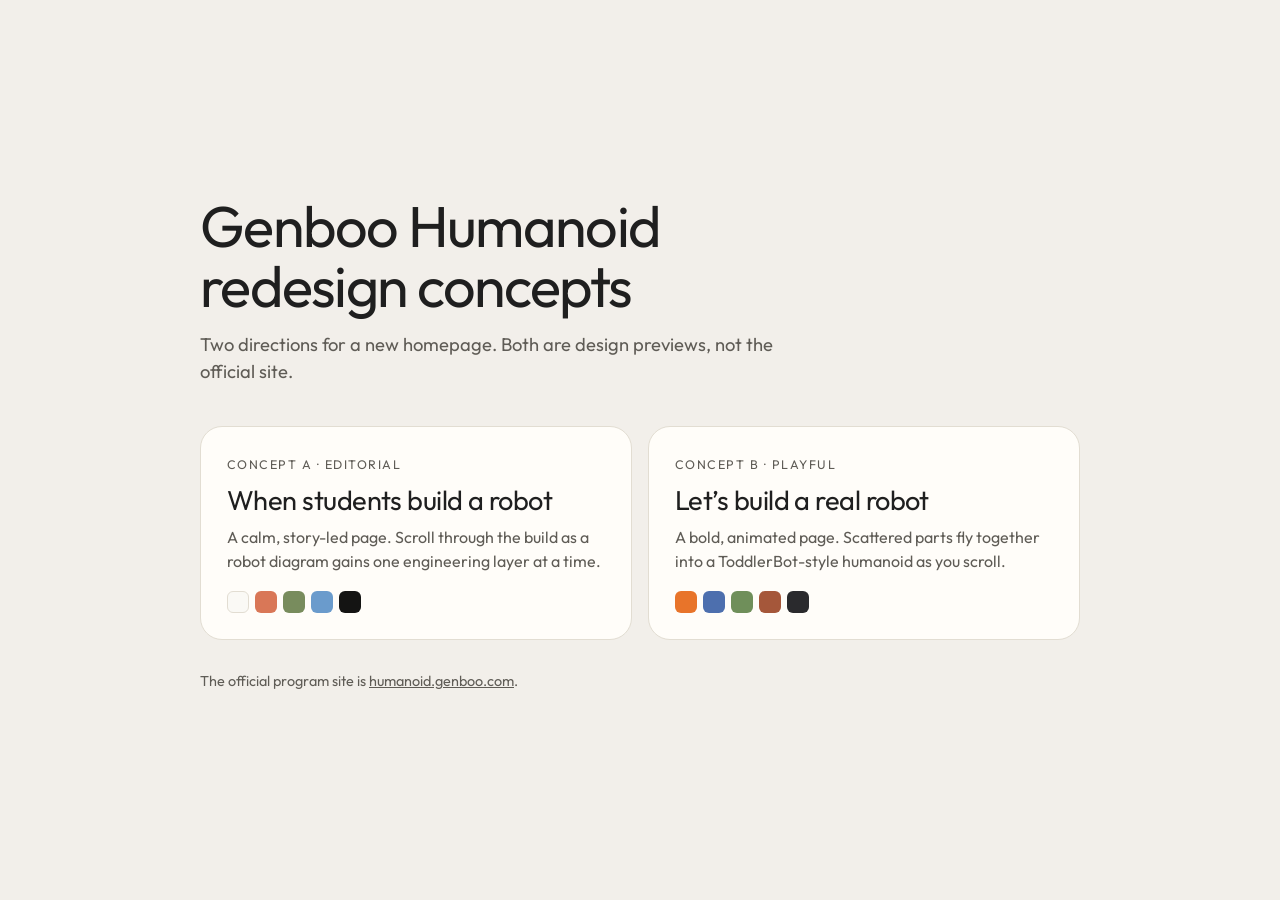
<file: index.html>
<!doctype html>
<html lang="en">
<head>
<meta charset="utf-8">
<meta name="robots" content="noindex">
<meta name="viewport" content="width=device-width, initial-scale=1">
<title>Genboo Redesign Concepts</title>
<meta name="description" content="Two homepage design concepts for the Genboo Humanoid program.">
<link rel="preconnect" href="https://fonts.googleapis.com">
<link rel="preconnect" href="https://fonts.gstatic.com" crossorigin>
<link href="https://fonts.googleapis.com/css2?family=Outfit:wght@300;400;500&display=swap" rel="stylesheet">
<style>
:root { --bg: #f2efea; --card: #fffdf9; --ink: #1f1f1f; --ink-2: #5f5c56; --line: #e2ddd2; --orange: #e8742a; --blue: #4d6fae; }
@media (prefers-color-scheme: dark) {
  :root:not([data-theme="light"]) { --bg: #161614; --card: #201f1c; --ink: #f1efe9; --ink-2: #b9b5ac; --line: #2c2b27; }
}
:root[data-theme="dark"] { --bg: #161614; --card: #201f1c; --ink: #f1efe9; --ink-2: #b9b5ac; --line: #2c2b27; }
* { box-sizing: border-box; }
body { margin: 0; background: var(--bg); color: var(--ink); font-family: "Outfit", system-ui, sans-serif; min-height: 100vh; display: flex; align-items: center; justify-content: center; padding: 48px 16px; }
main { max-width: 880px; width: 100%; }
h1 { font-weight: 400; font-size: clamp(2.2rem, 6vw, 3.6rem); letter-spacing: -0.03em; line-height: 1.05; margin: 0 0 14px; }
p.lede { color: var(--ink-2); font-size: 1.15rem; margin: 0 0 40px; max-width: 34em; line-height: 1.5; }
.grid { display: grid; grid-template-columns: 1fr 1fr; gap: 16px; }
a.card { display: block; background: var(--card); border: 1px solid var(--line); border-radius: 22px; padding: 26px; text-decoration: none; color: inherit; transition: transform .2s, border-color .2s; }
a.card:hover { transform: translateY(-4px); border-color: var(--ink-2); }
.k { font-size: .78rem; letter-spacing: .12em; text-transform: uppercase; color: var(--ink-2); }
.card h2 { font-weight: 400; font-size: 1.7rem; letter-spacing: -0.02em; margin: 10px 0 8px; }
.card p { margin: 0; color: var(--ink-2); line-height: 1.5; }
.swatch { display: flex; gap: 6px; margin-top: 18px; }
.swatch i { width: 22px; height: 22px; border-radius: 6px; display: block; }
.note { margin-top: 32px; font-size: .9rem; color: var(--ink-2); }
.note a { color: inherit; }
@media (max-width: 640px) { .grid { grid-template-columns: 1fr; } }
</style>
</head>
<body>
<main>
  <h1>Genboo Humanoid<br>redesign concepts</h1>
  <p class="lede">Two directions for a new homepage. Both are design previews, not the official site.</p>
  <div class="grid">
    <a class="card" href="v2/">
      <span class="k">Concept A · Editorial</span>
      <h2>When students build a robot</h2>
      <p>A calm, story-led page. Scroll through the build as a robot diagram gains one engineering layer at a time.</p>
      <div class="swatch"><i style="background:#faf9f5;border:1px solid #e2ddd2"></i><i style="background:#d97757"></i><i style="background:#788c5d"></i><i style="background:#6a9bcc"></i><i style="background:#141413"></i></div>
    </a>
    <a class="card" href="v3/">
      <span class="k">Concept B · Playful</span>
      <h2>Let’s build a real robot</h2>
      <p>A bold, animated page. Scattered parts fly together into a ToddlerBot-style humanoid as you scroll.</p>
      <div class="swatch"><i style="background:#e8742a"></i><i style="background:#4d6fae"></i><i style="background:#6f8f5a"></i><i style="background:#a5573a"></i><i style="background:#2a2a2d"></i></div>
    </a>
  </div>
  <p class="note">The official program site is <a href="https://humanoid.genboo.com/">humanoid.genboo.com</a>.</p>
</main>
</body>
</html>
</file>
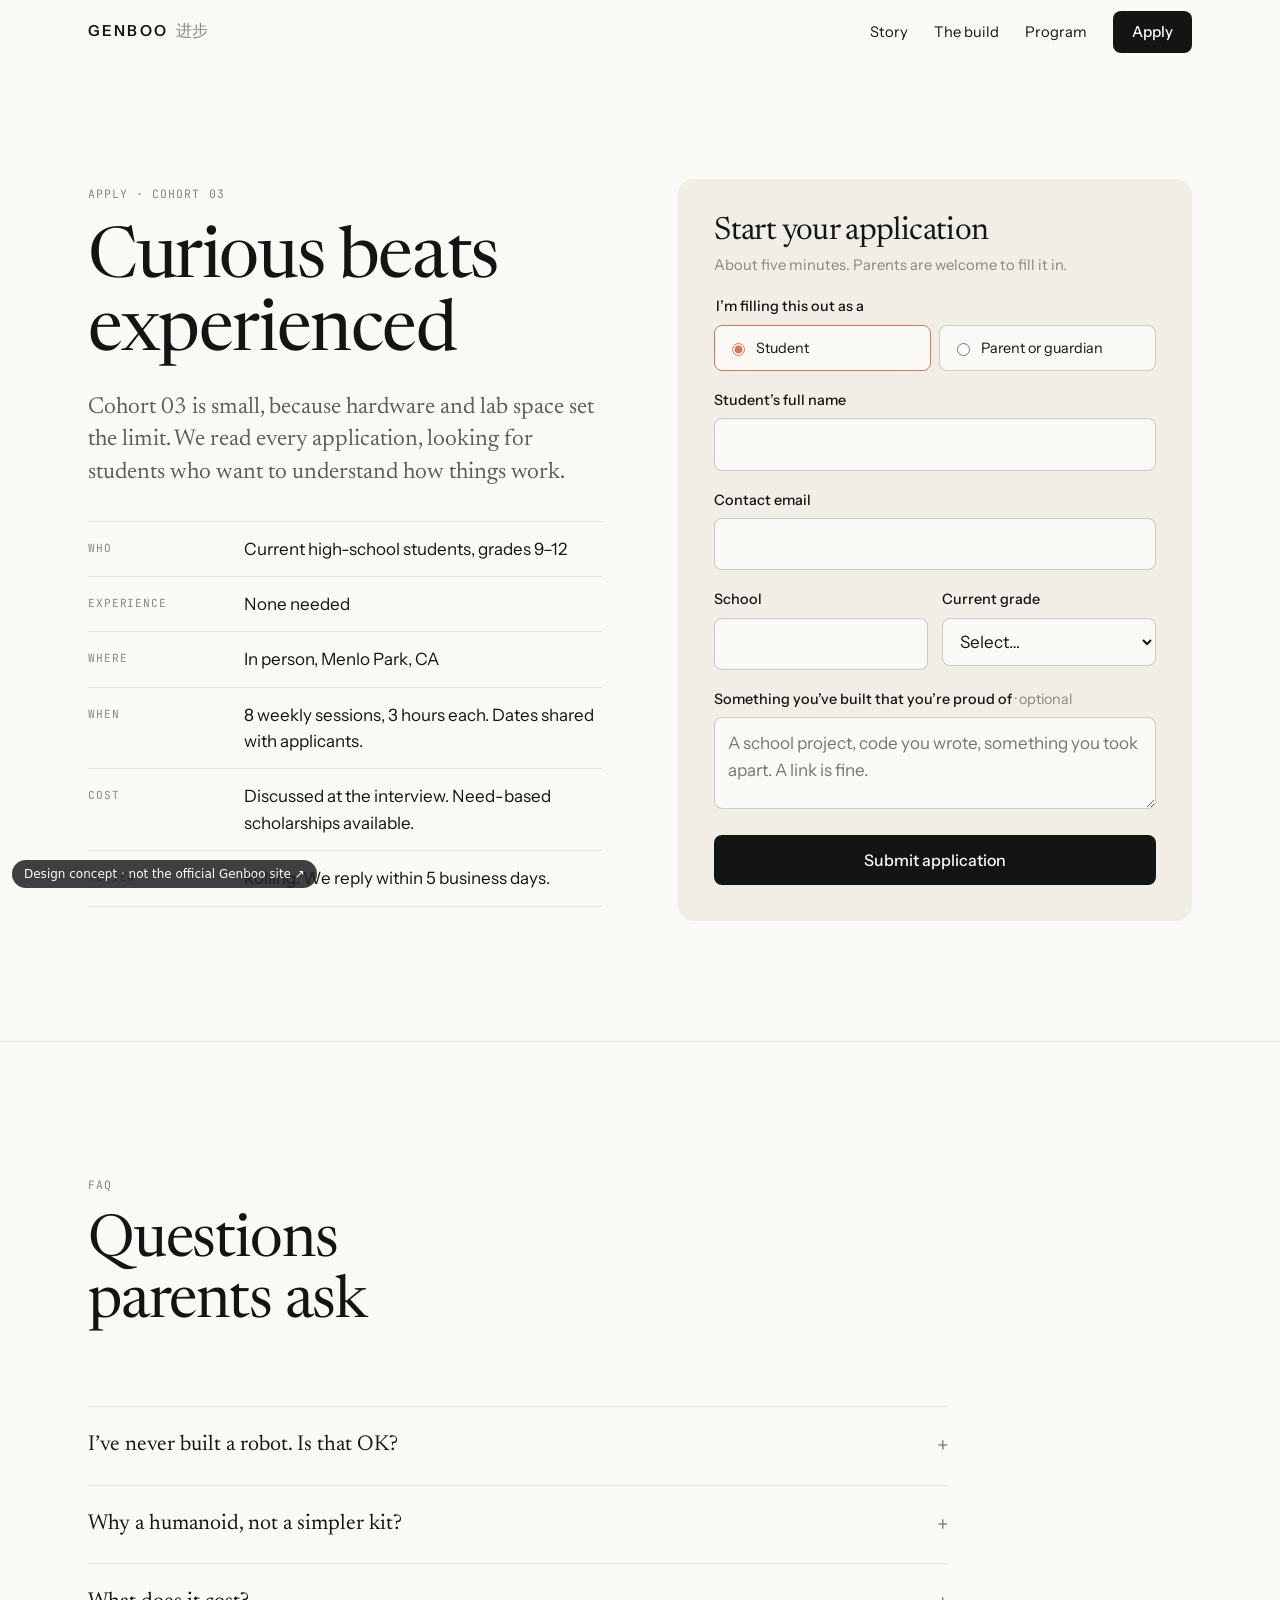
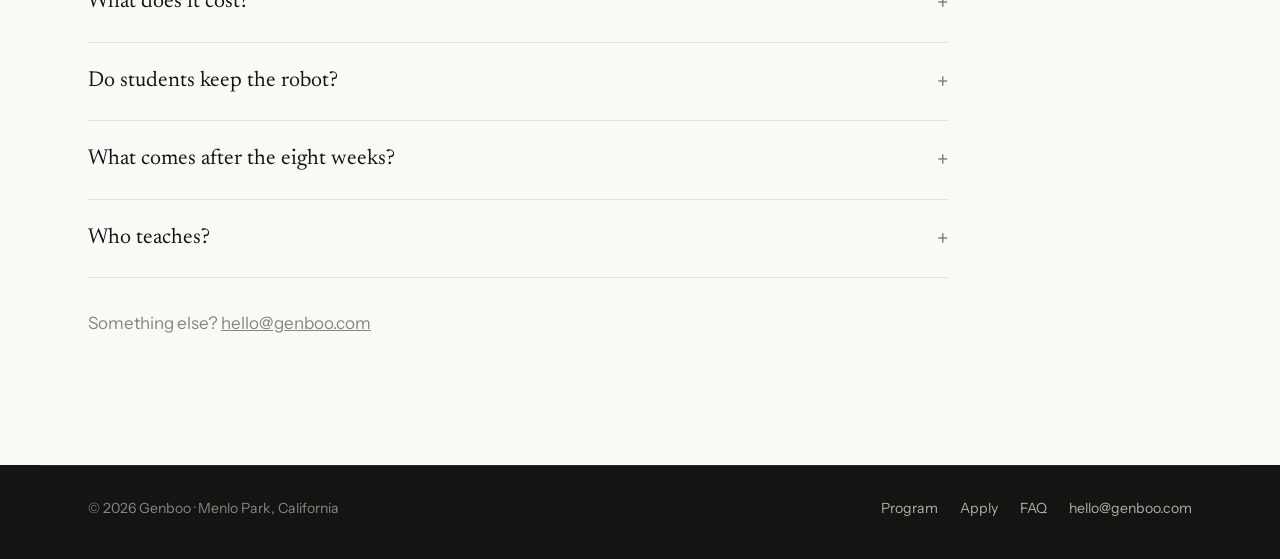
<file: v2/apply.html>
<!doctype html>
<html lang="en">
<head>
<meta charset="utf-8">
<meta name="robots" content="noindex">
<meta name="viewport" content="width=device-width, initial-scale=1">
<title>Apply — Genboo</title>
<meta name="description" content="Apply for Cohort 03: grades 9–12, no robotics experience needed, rolling review, need-based scholarships.">
<link rel="preconnect" href="https://fonts.googleapis.com">
<link rel="preconnect" href="https://fonts.gstatic.com" crossorigin>
<link href="https://fonts.googleapis.com/css2?family=Instrument+Sans:wght@400;500;600&family=JetBrains+Mono:wght@400;500&family=Newsreader:ital,opsz,wght@0,6..72,400;0,6..72,500;1,6..72,400&display=swap" rel="stylesheet">
<link rel="stylesheet" href="assets/v2.css">
</head>
<body>
<a class="skip" href="#main">Skip to content</a>

<header class="head">
  <div class="wrap">
    <a class="logo" href="index.html">Genboo <span>进步</span></a>
    <nav class="menu">
      <a href="index.html#story">Story</a>
      <a href="index.html#build">The build</a>
      <a href="program.html">Program</a>
      <a class="btn btn-dark" href="apply.html" aria-current="page">Apply</a>
    </nav>
  </div>
</header>

<main id="main">
  <section class="page-title" style="padding-bottom:clamp(72px,10vw,120px)">
    <div class="wrap apply">
      <div>
        <span class="label">Apply · Cohort 03</span>
        <h1 style="margin-top:18px;font-size:clamp(2.6rem,5.6vw,4.4rem)">Curious beats experienced</h1>
        <p class="sub">Cohort 03 is small, because hardware and lab space set the limit. We read every application, looking for students who want to understand how things work.</p>
        <div class="facts-list">
          <div><span class="k">Who</span><span>Current high-school students, grades 9–12</span></div>
          <div><span class="k">Experience</span><span>None needed</span></div>
          <div><span class="k">Where</span><span>In person, Menlo Park, CA</span></div>
          <div><span class="k">When</span><span>8 weekly sessions, 3 hours each. Dates shared with applicants.</span></div>
          <div><span class="k">Cost</span><span>Discussed at the interview. Need-based scholarships available.</span></div>
          <div><span class="k">Review</span><span>Rolling. We reply within 5 business days.</span></div>
        </div>
      </div>

      <form class="f" novalidate>
        <div>
          <h2 style="font-size:2rem">Start your application</h2>
          <p style="margin-top:6px;color:var(--ink-3);font-size:.92rem">About five minutes. Parents are welcome to fill it in.</p>
        </div>
        <fieldset>
          <legend>I’m filling this out as a</legend>
          <div class="seg">
            <label><input type="radio" name="role" value="student" checked> Student</label>
            <label><input type="radio" name="role" value="parent"> Parent or guardian</label>
          </div>
        </fieldset>
        <div><label for="n">Student’s full name</label><input id="n" name="name" autocomplete="name" required></div>
        <div><label for="e">Contact email</label><input id="e" name="email" type="email" autocomplete="email" required></div>
        <div class="two">
          <div><label for="s">School</label><input id="s" name="school" required></div>
          <div><label for="g">Current grade</label><select id="g" name="grade" required><option value="">Select…</option><option>9</option><option>10</option><option>11</option><option>12</option><option>Other</option></select></div>
        </div>
        <div><label for="p">Something you’ve built that you’re proud of <span class="opt">· optional</span></label><textarea id="p" name="proud" placeholder="A school project, code you wrote, something you took apart. A link is fine."></textarea></div>
        <button class="btn btn-dark btn-lg" type="submit" style="justify-content:center">Submit application</button>
        <div class="done">
          <h2 style="font-size:2rem">This is a design preview.</h2>
          <p style="margin-top:10px;color:var(--ink-2)">Nothing was sent. To apply for real, please use the official site: <a href="https://humanoid.genboo.com/#apply">humanoid.genboo.com</a>.</p>
        </div>
      </form>
    </div>
  </section>

  <section class="rule" id="faq">
    <div class="wrap">
      <div class="sec-head"><div><span class="label">FAQ</span><h2 style="margin-top:16px">Questions parents ask</h2></div></div>
      <div class="qa">
        <details><summary>I’ve never built a robot. Is that OK?</summary><p>Yes. The program starts with lab safety and the robot as a system, and every step has a clear success check before the next one. Curiosity matters more than background.</p></details>
        <details><summary>Why a humanoid, not a simpler kit?</summary><p>A humanoid needs every discipline at once: mechanics to stand, electronics to power on, software to move, AI to move on its own. We use ToddlerBot, an open-source humanoid from Stanford researchers. It’s small and affordable, and its parts can be bought or 3D-printed.</p></details>
        <details><summary>What does it cost?</summary><p>Fees are discussed during the interview, and need-based scholarships are available.</p></details>
        <details><summary>Do students keep the robot?</summary><p><em>[To confirm with the Genboo team.]</em></p></details>
        <details><summary>What comes after the eight weeks?</summary><p>Students who want to go deeper can ask about the 22-week research track. <a href="program.html#long-track">Learn more</a>.</p></details>
        <details><summary>Who teaches?</summary><p>The program was founded by Yuanzhe Dong, a senior deep-learning engineer at NVIDIA with graduate training in AI and mechanical engineering through Stanford. Every team of four has its own mentor.</p></details>
      </div>
      <p style="margin-top:32px;color:var(--ink-3)">Something else? <a href="mailto:hello@genboo.com">hello@genboo.com</a></p>
    </div>
  </section>
</main>

<footer class="foot">
  <div class="wrap">
    <span>© 2026 Genboo · Menlo Park, California</span>
    <nav><a href="program.html">Program</a><a href="apply.html">Apply</a><a href="apply.html#faq">FAQ</a><a href="mailto:hello@genboo.com">hello@genboo.com</a></nav>
  </div>
</footer>
<script src="assets/v2.js"></script>
<a href="https://humanoid.genboo.com/" style="position:fixed;left:12px;bottom:12px;z-index:9999;font:500 12px/1 system-ui,sans-serif;background:#1f1f1f;color:#fff;padding:8px 12px;border-radius:999px;text-decoration:none;opacity:.85">Design concept · not the official Genboo site ↗</a>
</body>
</html>
</file>
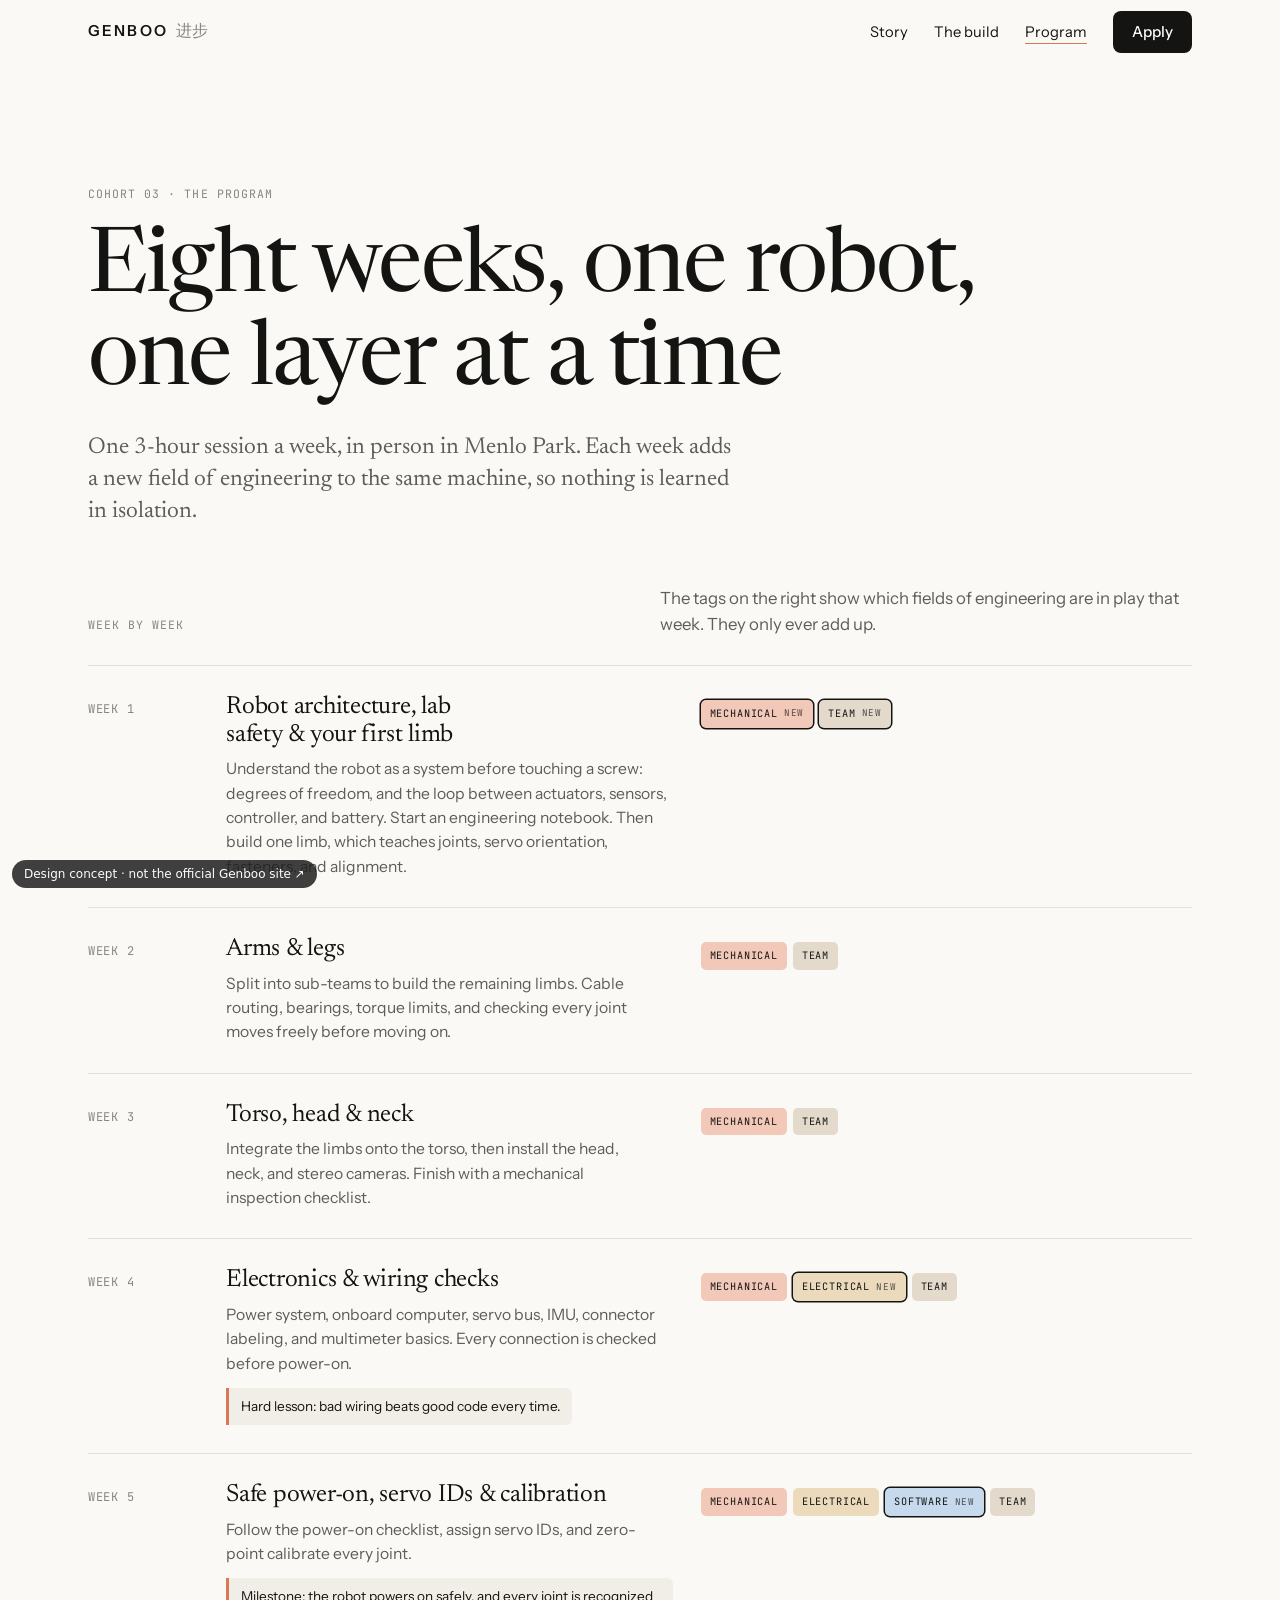
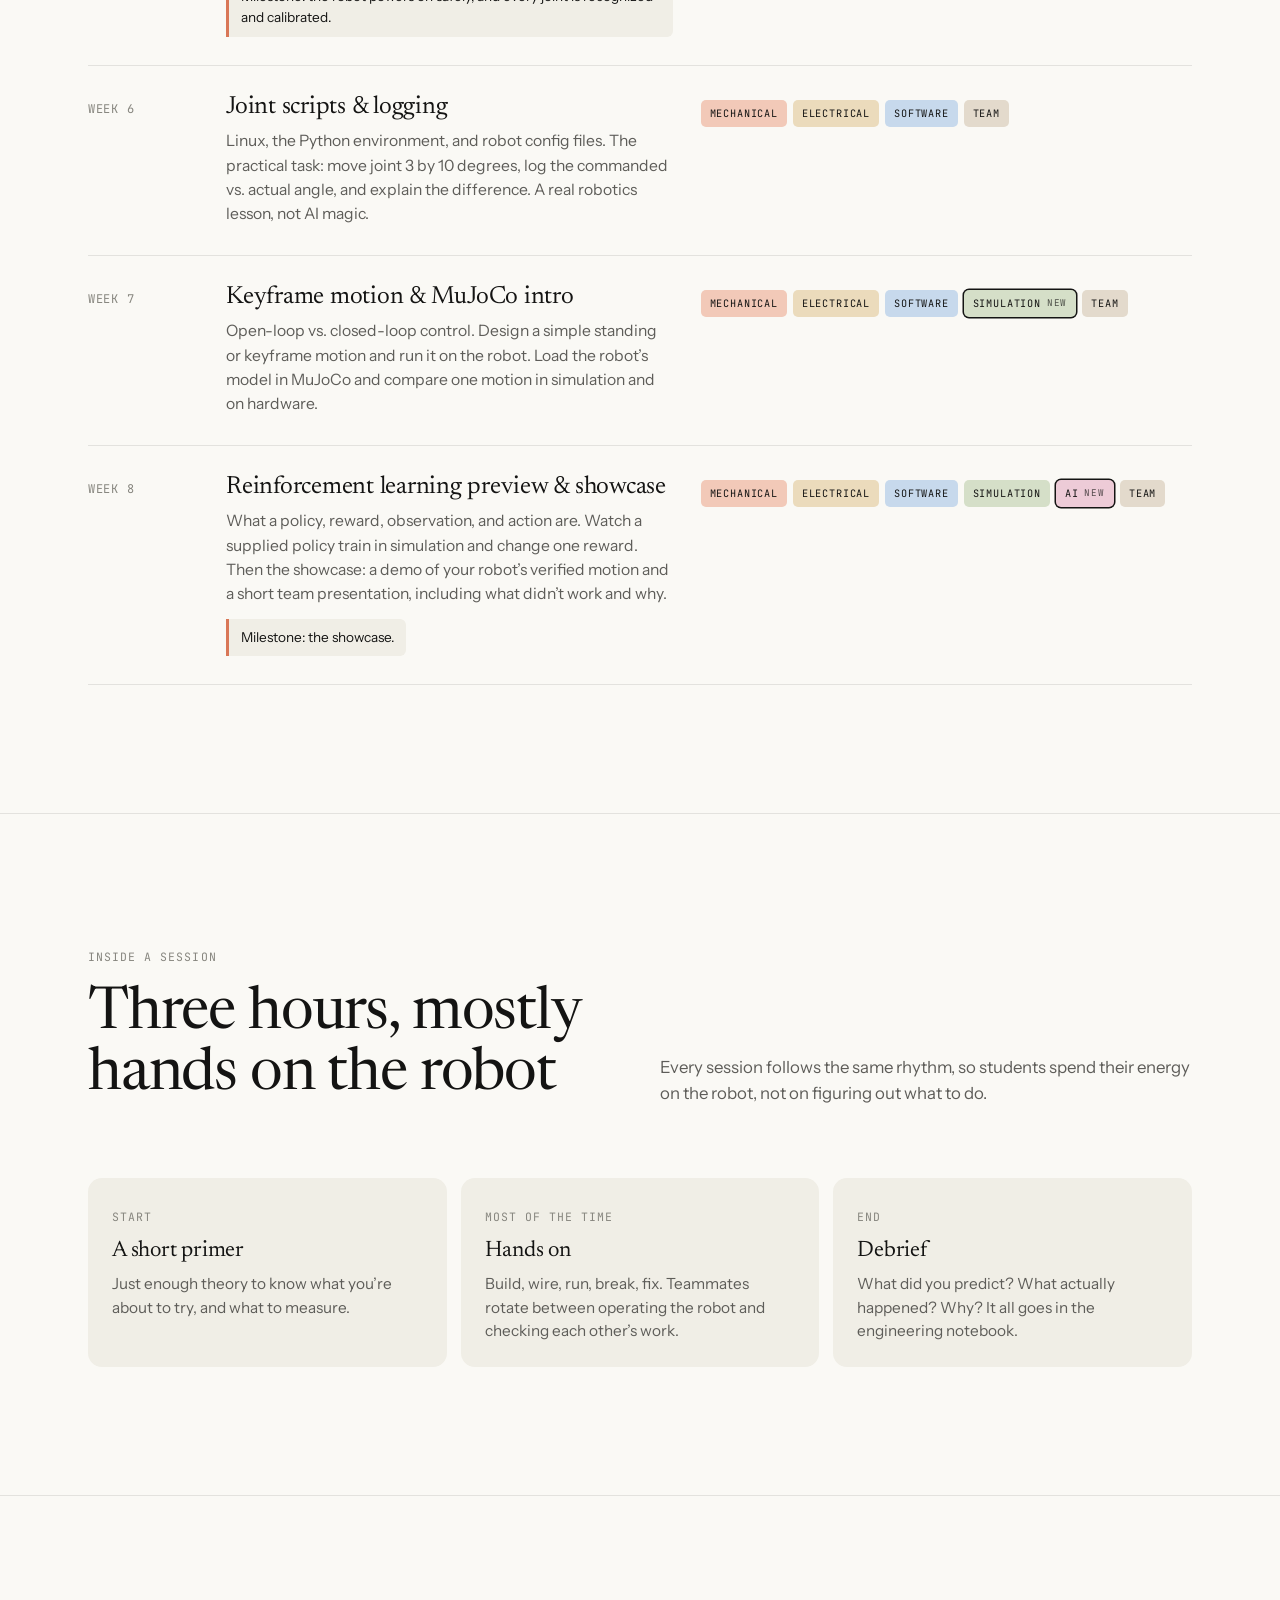
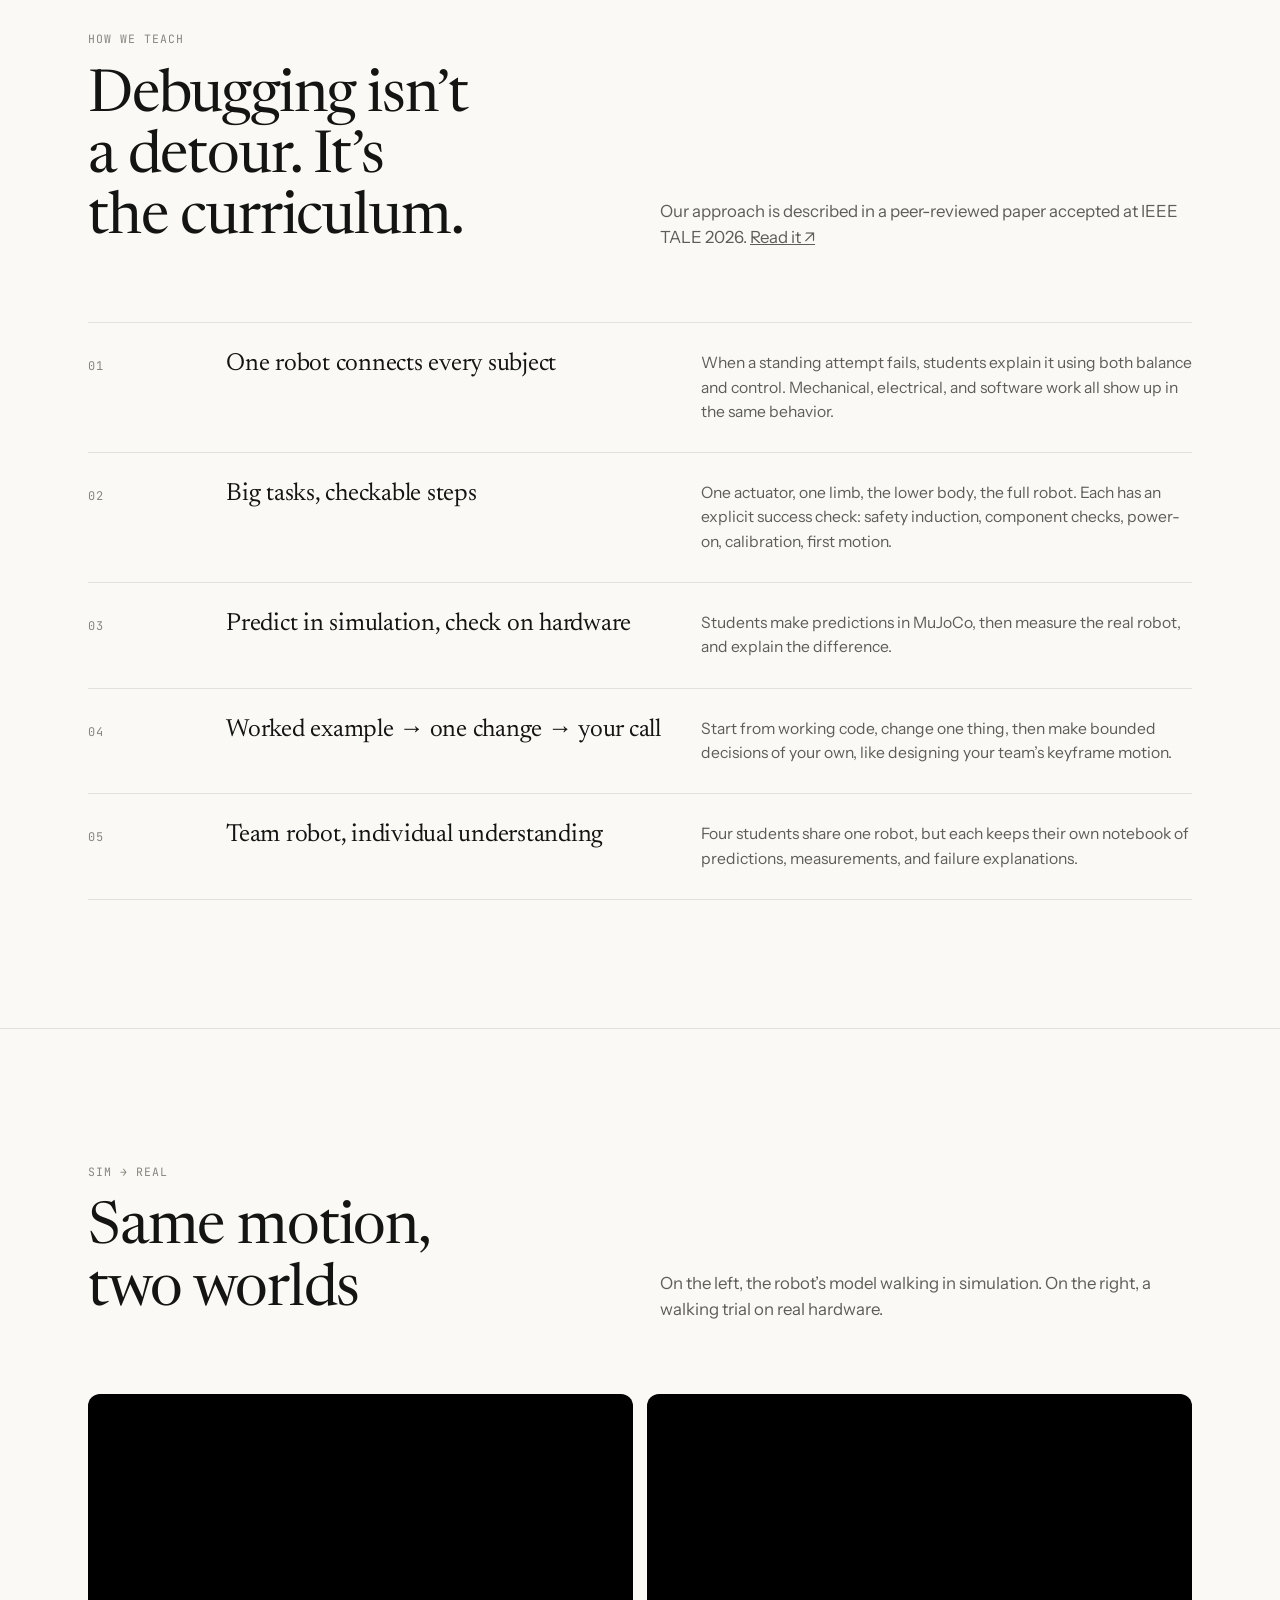
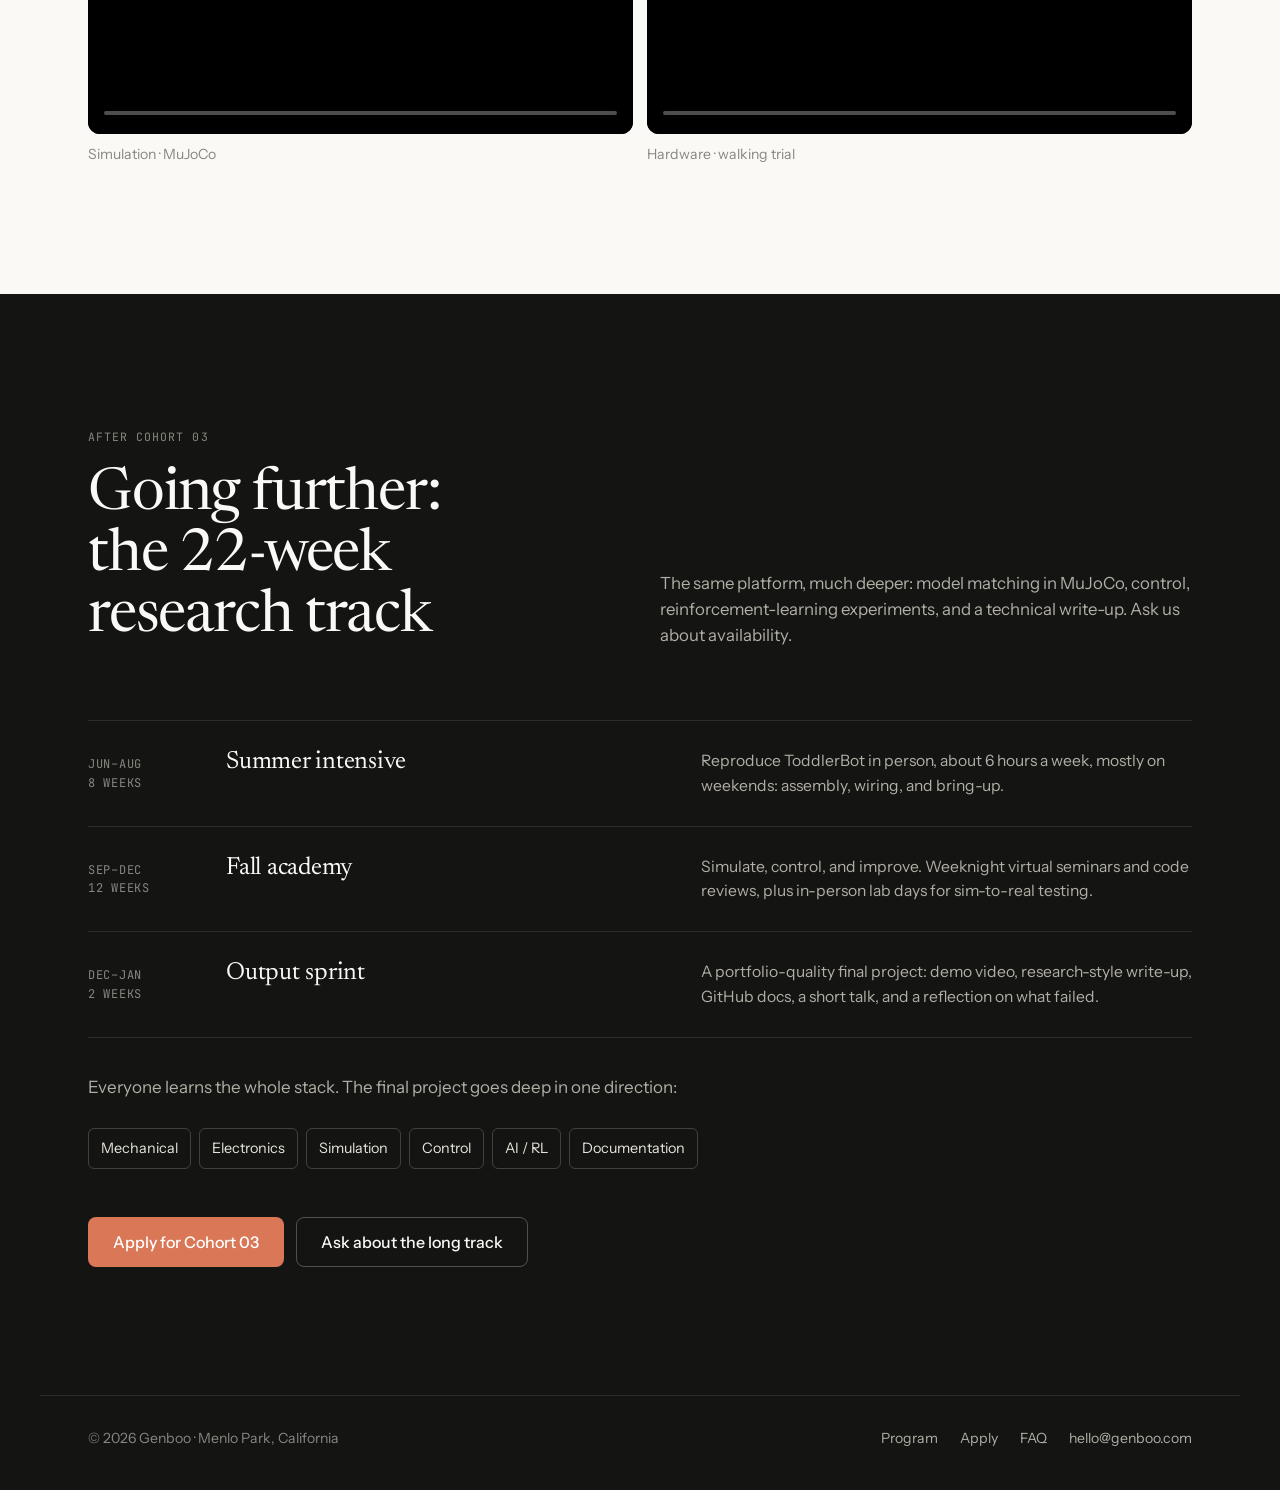
<file: v2/program.html>
<!doctype html>
<html lang="en">
<head>
<meta charset="utf-8">
<meta name="robots" content="noindex">
<meta name="viewport" content="width=device-width, initial-scale=1">
<title>The Program — Genboo</title>
<meta name="description" content="Eight weekly 3-hour sessions. Each week adds a new layer of engineering to the same robot, from mechanics to AI.">
<link rel="preconnect" href="https://fonts.googleapis.com">
<link rel="preconnect" href="https://fonts.gstatic.com" crossorigin>
<link href="https://fonts.googleapis.com/css2?family=Instrument+Sans:wght@400;500;600&family=JetBrains+Mono:wght@400;500&family=Newsreader:ital,opsz,wght@0,6..72,400;0,6..72,500;1,6..72,400&display=swap" rel="stylesheet">
<link rel="stylesheet" href="assets/v2.css">
</head>
<body>
<a class="skip" href="#main">Skip to content</a>

<header class="head">
  <div class="wrap">
    <a class="logo" href="index.html">Genboo <span>进步</span></a>
    <nav class="menu">
      <a href="index.html#story">Story</a>
      <a href="index.html#build">The build</a>
      <a href="program.html" aria-current="page">Program</a>
      <a class="btn btn-dark" href="apply.html">Apply</a>
    </nav>
  </div>
</header>

<main id="main">
  <section class="page-title">
    <div class="wrap">
      <span class="label">Cohort 03 · The program</span>
      <h1 style="margin-top:18px">Eight weeks, one robot, one layer at a time</h1>
      <p class="sub">One 3-hour session a week, in person in Menlo Park. Each week adds a new field of engineering to the same machine, so nothing is learned in isolation.</p>
    </div>
  </section>

  <section style="padding-top:0">
    <div class="wrap">
      <div class="sec-head" style="margin-bottom:28px">
        <div><span class="label">Week by week</span></div>
        <p>The tags on the right show which fields of engineering are in play that week. They only ever add up.</p>
      </div>
      <div class="rows">
        <div class="row fade">
          <span class="when">WEEK 1</span>
          <div><h3>Robot architecture, lab safety &amp; your first limb</h3><p>Understand the robot as a system before touching a screw: degrees of freedom, and the loop between actuators, sensors, controller, and battery. Start an engineering notebook. Then build one limb, which teaches joints, servo orientation, fasteners, and alignment.</p></div>
          <div class="chips"><span class="chip c-mech new">Mechanical</span><span class="chip c-team new">Team</span></div>
        </div>
        <div class="row fade">
          <span class="when">WEEK 2</span>
          <div><h3>Arms &amp; legs</h3><p>Split into sub-teams to build the remaining limbs. Cable routing, bearings, torque limits, and checking every joint moves freely before moving on.</p></div>
          <div class="chips"><span class="chip c-mech">Mechanical</span><span class="chip c-team">Team</span></div>
        </div>
        <div class="row fade">
          <span class="when">WEEK 3</span>
          <div><h3>Torso, head &amp; neck</h3><p>Integrate the limbs onto the torso, then install the head, neck, and stereo cameras. Finish with a mechanical inspection checklist.</p></div>
          <div class="chips"><span class="chip c-mech">Mechanical</span><span class="chip c-team">Team</span></div>
        </div>
        <div class="row fade">
          <span class="when">WEEK 4</span>
          <div><h3>Electronics &amp; wiring checks</h3><p>Power system, onboard computer, servo bus, IMU, connector labeling, and multimeter basics. Every connection is checked before power-on.</p><span class="ms">Hard lesson: bad wiring beats good code every time.</span></div>
          <div class="chips"><span class="chip c-mech">Mechanical</span><span class="chip c-elec new">Electrical</span><span class="chip c-team">Team</span></div>
        </div>
        <div class="row fade">
          <span class="when">WEEK 5</span>
          <div><h3>Safe power-on, servo IDs &amp; calibration</h3><p>Follow the power-on checklist, assign servo IDs, and zero-point calibrate every joint.</p><span class="ms">Milestone: the robot powers on safely, and every joint is recognized and calibrated.</span></div>
          <div class="chips"><span class="chip c-mech">Mechanical</span><span class="chip c-elec">Electrical</span><span class="chip c-code new">Software</span><span class="chip c-team">Team</span></div>
        </div>
        <div class="row fade">
          <span class="when">WEEK 6</span>
          <div><h3>Joint scripts &amp; logging</h3><p>Linux, the Python environment, and robot config files. The practical task: move joint 3 by 10 degrees, log the commanded vs. actual angle, and explain the difference. A real robotics lesson, not AI magic.</p></div>
          <div class="chips"><span class="chip c-mech">Mechanical</span><span class="chip c-elec">Electrical</span><span class="chip c-code">Software</span><span class="chip c-team">Team</span></div>
        </div>
        <div class="row fade">
          <span class="when">WEEK 7</span>
          <div><h3>Keyframe motion &amp; MuJoCo intro</h3><p>Open-loop vs. closed-loop control. Design a simple standing or keyframe motion and run it on the robot. Load the robot’s model in MuJoCo and compare one motion in simulation and on hardware.</p></div>
          <div class="chips"><span class="chip c-mech">Mechanical</span><span class="chip c-elec">Electrical</span><span class="chip c-code">Software</span><span class="chip c-sim new">Simulation</span><span class="chip c-team">Team</span></div>
        </div>
        <div class="row fade">
          <span class="when">WEEK 8</span>
          <div><h3>Reinforcement learning preview &amp; showcase</h3><p>What a policy, reward, observation, and action are. Watch a supplied policy train in simulation and change one reward. Then the showcase: a demo of your robot’s verified motion and a short team presentation, including what didn’t work and why.</p><span class="ms">Milestone: the showcase.</span></div>
          <div class="chips"><span class="chip c-mech">Mechanical</span><span class="chip c-elec">Electrical</span><span class="chip c-code">Software</span><span class="chip c-sim">Simulation</span><span class="chip c-ai new">AI</span><span class="chip c-team">Team</span></div>
        </div>
      </div>
    </div>
  </section>

  <section class="rule">
    <div class="wrap">
      <div class="sec-head">
        <div><span class="label">Inside a session</span><h2 style="margin-top:16px">Three hours, mostly hands on the robot</h2></div>
        <p>Every session follows the same rhythm, so students spend their energy on the robot, not on figuring out what to do.</p>
      </div>
      <div class="trio">
        <div class="fade"><span class="label">Start</span><h3>A short primer</h3><p>Just enough theory to know what you’re about to try, and what to measure.</p></div>
        <div class="fade"><span class="label">Most of the time</span><h3>Hands on</h3><p>Build, wire, run, break, fix. Teammates rotate between operating the robot and checking each other’s work.</p></div>
        <div class="fade"><span class="label">End</span><h3>Debrief</h3><p>What did you predict? What actually happened? Why? It all goes in the engineering notebook.</p></div>
      </div>
    </div>
  </section>

  <section class="rule">
    <div class="wrap">
      <div class="sec-head">
        <div><span class="label">How we teach</span><h2 style="margin-top:16px">Debugging isn’t a detour. It’s the curriculum.</h2></div>
        <p>Our approach is described in a peer-reviewed paper accepted at IEEE TALE 2026. <a href="https://arxiv.org/abs/2609.25674" target="_blank" rel="noopener">Read it ↗</a></p>
      </div>
      <div class="rows">
        <div class="row fade"><span class="when">01</span><div><h3>One robot connects every subject</h3></div><p>When a standing attempt fails, students explain it using both balance and control. Mechanical, electrical, and software work all show up in the same behavior.</p></div>
        <div class="row fade"><span class="when">02</span><div><h3>Big tasks, checkable steps</h3></div><p>One actuator, one limb, the lower body, the full robot. Each has an explicit success check: safety induction, component checks, power-on, calibration, first motion.</p></div>
        <div class="row fade"><span class="when">03</span><div><h3>Predict in simulation, check on hardware</h3></div><p>Students make predictions in MuJoCo, then measure the real robot, and explain the difference.</p></div>
        <div class="row fade"><span class="when">04</span><div><h3>Worked example → one change → your call</h3></div><p>Start from working code, change one thing, then make bounded decisions of your own, like designing your team’s keyframe motion.</p></div>
        <div class="row fade"><span class="when">05</span><div><h3>Team robot, individual understanding</h3></div><p>Four students share one robot, but each keeps their own notebook of predictions, measurements, and failure explanations.</p></div>
      </div>
    </div>
  </section>

  <section class="rule">
    <div class="wrap">
      <div class="sec-head">
        <div><span class="label">Sim → real</span><h2 style="margin-top:16px">Same motion, two worlds</h2></div>
        <p>On the left, the robot’s model walking in simulation. On the right, a walking trial on real hardware.</p>
      </div>
      <div class="videos fade">
        <div><video src="https://humanoid.genboo.com/assets/videos/sim-walk.mp4" poster="https://humanoid.genboo.com/assets/img/sim-walk-poster.webp" muted loop playsinline controls preload="none"></video><p>Simulation · MuJoCo</p></div>
        <div><video src="https://humanoid.genboo.com/assets/videos/walking-trial.mp4" poster="https://humanoid.genboo.com/assets/img/walking-trial-poster.webp" muted loop playsinline controls preload="none"></video><p>Hardware · walking trial</p></div>
      </div>
    </div>
  </section>

  <section class="dark" id="long-track">
    <div class="wrap">
      <div class="sec-head">
        <div><span class="label">After Cohort 03</span><h2 style="margin-top:16px">Going further: the 22-week research track</h2></div>
        <p>The same platform, much deeper: model matching in MuJoCo, control, reinforcement-learning experiments, and a technical write-up. Ask us about availability.</p>
      </div>
      <div class="rows" style="border-color:#ffffff1a">
        <div class="row" style="border-color:#ffffff1a"><span class="when">JUN–AUG<br>8 WEEKS</span><div><h3>Summer intensive</h3></div><p>Reproduce ToddlerBot in person, about 6 hours a week, mostly on weekends: assembly, wiring, and bring-up.</p></div>
        <div class="row" style="border-color:#ffffff1a"><span class="when">SEP–DEC<br>12 WEEKS</span><div><h3>Fall academy</h3></div><p>Simulate, control, and improve. Weeknight virtual seminars and code reviews, plus in-person lab days for sim-to-real testing.</p></div>
        <div class="row" style="border-color:#ffffff1a"><span class="when">DEC–JAN<br>2 WEEKS</span><div><h3>Output sprint</h3></div><p>A portfolio-quality final project: demo video, research-style write-up, GitHub docs, a short talk, and a reflection on what failed.</p></div>
      </div>
      <p style="margin-top:36px">Everyone learns the whole stack. The final project goes deep in one direction:</p>
      <div class="tracks"><span>Mechanical</span><span>Electronics</span><span>Simulation</span><span>Control</span><span>AI / RL</span><span>Documentation</span></div>
      <div style="margin-top:48px;display:flex;gap:12px;flex-wrap:wrap"><a class="btn btn-clay btn-lg" href="apply.html">Apply for Cohort 03</a><a class="btn btn-line btn-lg" href="mailto:hello@genboo.com">Ask about the long track</a></div>
    </div>
  </section>
</main>

<footer class="foot">
  <div class="wrap">
    <span>© 2026 Genboo · Menlo Park, California</span>
    <nav><a href="program.html">Program</a><a href="apply.html">Apply</a><a href="apply.html#faq">FAQ</a><a href="mailto:hello@genboo.com">hello@genboo.com</a></nav>
  </div>
</footer>
<script src="assets/v2.js"></script>
<a href="https://humanoid.genboo.com/" style="position:fixed;left:12px;bottom:12px;z-index:9999;font:500 12px/1 system-ui,sans-serif;background:#1f1f1f;color:#fff;padding:8px 12px;border-radius:999px;text-decoration:none;opacity:.85">Design concept · not the official Genboo site ↗</a>
</body>
</html>
</file>
<file: v2/assets/v2.css>
/* Genboo Humanoid — v2
   Warm ivory / clay / slate palette, serif-led editorial storytelling. */

:root {
  --ivory: #faf9f5;
  --ivory-2: #f0eee6;
  --ivory-3: #e8e6dc;
  --oat: #e3dacc;
  --slate: #141413;
  --slate-2: #3d3d3a;
  --slate-3: #5e5d59;
  --cloud: #87867f;
  --line: #1414131a;
  --line-2: #14141333;
  --clay: #d97757;
  --clay-deep: #c6613f;
  --kraft: #d4a27f;
  --olive: #788c5d;
  --sky: #6a9bcc;
  --fig: #c46686;
  --manilla: #ebdbbc;

  --bg: var(--ivory);
  --bg-2: var(--ivory-2);
  --ink: var(--slate);
  --ink-2: var(--slate-3);
  --ink-3: var(--cloud);

  --serif: "Newsreader", Georgia, "Times New Roman", serif;
  --sans: "Instrument Sans", ui-sans-serif, system-ui, -apple-system, sans-serif;
  --mono: "JetBrains Mono", ui-monospace, Menlo, monospace;

  --max: 1200px;
  --gutter: clamp(16px, 4vw, 48px);
}

@media (prefers-color-scheme: dark) {
  :root:not([data-theme="light"]) {
    --bg: #1a1a18;
    --bg-2: #232320;
    --ivory-3: #2c2c29;
    --oat: #34322d;
    --ink: #f0eee6;
    --ink-2: #b0aea5;
    --ink-3: #87867f;
    --line: #f0eee61a;
    --line-2: #f0eee633;
    --slate: #f0eee6;
  }
}
:root[data-theme="dark"] {
  --bg: #1a1a18;
  --bg-2: #232320;
  --ivory-3: #2c2c29;
  --oat: #34322d;
  --ink: #f0eee6;
  --ink-2: #b0aea5;
  --ink-3: #87867f;
  --line: #f0eee61a;
  --line-2: #f0eee633;
  --slate: #f0eee6;
}

*, *::before, *::after { box-sizing: border-box; }
html { -webkit-text-size-adjust: 100%; }
body {
  margin: 0; background: var(--bg); color: var(--ink);
  font-family: var(--sans); font-size: 17px; line-height: 1.55;
  -webkit-font-smoothing: antialiased; overflow-x: hidden;
}
img, video { display: block; max-width: 100%; height: auto; }
a { color: inherit; }
:focus-visible { outline: 2px solid var(--clay); outline-offset: 3px; border-radius: 3px; }
.wrap { max-width: var(--max); margin: 0 auto; padding: 0 var(--gutter); }
.skip { position: absolute; left: -9999px; }
.skip:focus { left: 16px; top: 16px; background: var(--ink); color: var(--bg); padding: 8px 12px; z-index: 100; }

/* type */
.serif { font-family: var(--serif); }
h1, h2, h3 { font-family: var(--serif); font-weight: 400; letter-spacing: -0.02em; line-height: 1.04; margin: 0; text-wrap: balance; }
h1 { font-size: clamp(3rem, 8vw, 6.4rem); }
h2 { font-size: clamp(2.2rem, 4.6vw, 3.8rem); }
h3 { font-size: clamp(1.5rem, 2.2vw, 1.9rem); line-height: 1.12; letter-spacing: -0.01em; }
p { margin: 0; text-wrap: pretty; }
.label { font-family: var(--mono); font-size: 0.72rem; letter-spacing: 0.09em; text-transform: uppercase; color: var(--ink-3); }
.clay { color: var(--clay); }
.essay { font-family: var(--serif); font-size: clamp(1.15rem, 1.6vw, 1.32rem); line-height: 1.6; color: var(--ink); max-width: 36em; display: grid; gap: 1.1em; }
.essay em { font-style: italic; }

/* header */
.head { position: sticky; top: 0; z-index: 40; background: color-mix(in srgb, var(--bg) 90%, transparent); backdrop-filter: blur(10px); -webkit-backdrop-filter: blur(10px); }
.head .wrap { height: 64px; display: flex; align-items: center; justify-content: space-between; gap: 20px; }
.logo { display: flex; align-items: baseline; gap: 8px; text-decoration: none; font-family: var(--sans); font-weight: 600; letter-spacing: 0.14em; text-transform: uppercase; font-size: 0.95rem; }
.logo span { font-family: var(--serif); text-transform: none; letter-spacing: 0; font-weight: 400; color: var(--ink-3); font-size: 1rem; }
.menu { display: flex; align-items: center; gap: 26px; font-size: 0.92rem; }
.menu a { text-decoration: none; }
.menu a:not(.btn) { color: var(--ink); }
.menu a:not(.btn):hover { color: var(--clay); }
.menu a[aria-current="page"]:not(.btn) { text-decoration: underline; text-underline-offset: 6px; text-decoration-color: var(--clay); }
@media (max-width: 720px) { .menu a:not(.btn) { display: none; } }

.btn { display: inline-flex; align-items: center; gap: 10px; font: 500 0.95rem/1 var(--sans); padding: 12px 18px; border-radius: 8px; text-decoration: none; border: 1px solid transparent; cursor: pointer; transition: background .15s, color .15s, border-color .15s; }
.btn-dark { background: var(--ink); color: var(--bg); }
.btn-dark:hover { background: var(--clay-deep); color: #fff; }
.btn-line { border-color: var(--line-2); color: var(--ink); background: transparent; }
.btn-line:hover { border-color: var(--ink); }
.btn-clay { background: var(--clay); color: #fff; }
.btn-clay:hover { background: var(--clay-deep); }
.btn-lg { padding: 16px 24px; font-size: 1rem; }

/* hero */
.hero { padding: clamp(56px, 9vw, 120px) 0 clamp(48px, 7vw, 96px); position: relative; }
.hero::before { content: ""; position: absolute; inset: 0; pointer-events: none;
  background-image: radial-gradient(var(--line-2) 1px, transparent 1px); background-size: 28px 28px;
  mask-image: linear-gradient(to bottom, #000 0%, transparent 85%); -webkit-mask-image: linear-gradient(to bottom, #000 0%, transparent 85%); opacity: .7; }
.hero .wrap { position: relative; display: grid; grid-template-columns: 1.2fr 0.8fr; gap: 48px; align-items: center; }
.hero h1 { margin-bottom: 26px; }
.hero .sub { font-family: var(--serif); font-size: clamp(1.2rem, 1.9vw, 1.5rem); color: var(--ink-2); max-width: 26em; line-height: 1.4; }
.hero .ctas { margin-top: 36px; display: flex; gap: 12px; flex-wrap: wrap; }
.mosaic { display: grid; grid-template-columns: repeat(9, 1fr); gap: 6px; max-width: 360px; margin-left: auto; width: 100%; }
.mosaic i { aspect-ratio: 1; border-radius: 4px; opacity: 0; transform: scale(.6); transition: opacity .5s ease, transform .5s ease; }
.mosaic i.on { opacity: 1; transform: none; }
@media (max-width: 860px) { .hero .wrap { grid-template-columns: 1fr; } .mosaic { margin: 12px 0 0; max-width: 240px; } }

/* sections */
section { padding: clamp(72px, 10vw, 136px) 0; }
.rule { border-top: 1px solid var(--line); }
.sec-head { display: grid; grid-template-columns: 1fr 1fr; gap: 40px; align-items: end; margin-bottom: clamp(40px, 6vw, 72px); }
.sec-head p { color: var(--ink-2); font-size: 1.05rem; max-width: 32em; }
@media (max-width: 860px) { .sec-head { grid-template-columns: 1fr; gap: 18px; } }

/* opening essay */
.opening { display: grid; grid-template-columns: 240px 1fr; gap: 48px; }
.opening aside { position: sticky; top: 100px; align-self: start; }
@media (max-width: 860px) { .opening { grid-template-columns: 1fr; gap: 20px; } .opening aside { position: static; } }

.strip { display: grid; grid-template-columns: 1.3fr 1fr 1fr; gap: 12px; margin-top: clamp(56px, 8vw, 96px); }
.strip figure { margin: 0; border-radius: 10px; overflow: hidden; aspect-ratio: 4/3; background: var(--bg-2); }
.strip figure:first-child { aspect-ratio: auto; }
.strip img { width: 100%; height: 100%; object-fit: cover; filter: saturate(.85); }
.strip-cap { margin-top: 14px; color: var(--ink-3); font-size: 0.85rem; }
@media (max-width: 760px) { .strip { grid-template-columns: 1fr 1fr; } .strip figure:first-child { grid-column: span 2; aspect-ratio: 16/10; } }

/* scrollytelling */
.scrolly { display: grid; grid-template-columns: 1.05fr 0.95fr; gap: clamp(32px, 5vw, 80px); }
.scrolly-fig { position: sticky; top: 84px; height: calc(100vh - 110px); max-height: 760px; display: flex; align-items: center; justify-content: center; }
.fig-card { width: 100%; height: 100%; background: var(--bg-2); border-radius: 18px; display: flex; align-items: center; justify-content: center; position: relative; overflow: hidden; padding: 20px 20px 52px; }
.fig-card svg { width: 100%; height: 100%; max-height: 640px; }
.fig-legend { position: absolute; left: 18px; bottom: 16px; right: 18px; display: flex; flex-wrap: wrap; gap: 6px 14px; }
.fig-legend span { font-family: var(--mono); font-size: 0.66rem; letter-spacing: .08em; text-transform: uppercase; color: var(--ink-3); display: inline-flex; align-items: center; gap: 6px; transition: color .3s; }
.fig-legend span i { width: 8px; height: 8px; border-radius: 2px; background: currentColor; opacity: .35; transition: opacity .3s; }
.fig-legend span.on { color: var(--ink); }
.fig-legend span.on i { opacity: 1; }
.steps { padding: 18vh 0 30vh; }
.step { min-height: 62vh; display: flex; flex-direction: column; justify-content: center; gap: 14px; opacity: .28; transition: opacity .4s; }
.step.active { opacity: 1; }
.step .label { display: flex; gap: 10px; align-items: center; }
.step .label i { width: 10px; height: 10px; border-radius: 2px; }
.step p { color: var(--ink-2); font-size: 1.05rem; max-width: 30em; }
.step .learns { font-size: 0.92rem; color: var(--ink); border-top: 1px solid var(--line); padding-top: 12px; margin-top: 4px; max-width: 30em; }
.step .learns b { font-family: var(--mono); font-size: 0.7rem; letter-spacing: .08em; text-transform: uppercase; font-weight: 500; color: var(--ink-3); margin-right: 8px; }

/* robot layers */
#robot .layer { opacity: 0; transition: opacity .7s ease; }
#robot .layer.on { opacity: 1; }
#robot .draw { stroke-dasharray: 1; stroke-dashoffset: 1; transition: stroke-dashoffset 1.4s ease; }
#robot .l-body.on .draw { stroke-dashoffset: 0; }
#robot .l-body .fillin { fill-opacity: 0; transition: fill-opacity .8s ease .6s; }
#robot .l-body.on .fillin { fill-opacity: 1; }
#robot .leg-r { transform-box: view-box; transform-origin: 238px 276px; transition: transform 1s cubic-bezier(.5,0,.2,1); }
#robot.walking .leg-r { transform: rotate(-9deg); }
#robot .pulse { animation: pulse 1.6s ease-in-out infinite; }
@keyframes pulse { 50% { opacity: .35; } }
#robot .flow { stroke-dasharray: 4 6; animation: flow 1.2s linear infinite; }
@keyframes flow { to { stroke-dashoffset: -20; } }

@media (max-width: 860px) {
  .scrolly { grid-template-columns: 1fr; gap: 0; }
  .scrolly-fig { top: 64px; height: 46vh; z-index: 2; background: var(--bg); padding: 8px 0; }
  .steps { padding: 0 0 10vh; position: relative; z-index: 1; }
  .step { min-height: 85vh; justify-content: flex-end; padding-bottom: 6vh; }
  .fig-card { padding: 10px 10px 44px; }
}
@media (prefers-reduced-motion: reduce) {
  #robot .draw, #robot .layer, #robot .leg-r { transition: none; }
  #robot .pulse, #robot .flow { animation: none; }
}

.after-scrolly { max-width: 820px; font-family: var(--serif); font-size: clamp(1.5rem, 2.8vw, 2.2rem); line-height: 1.3; letter-spacing: -0.01em; }
.after-scrolly em { color: var(--clay); font-style: normal; }

/* why — numbered verbs */
.whys { display: grid; grid-template-columns: repeat(3, 1fr); gap: 14px; }
.why { background: var(--bg-2); border-radius: 14px; padding: 26px 26px 30px; display: flex; flex-direction: column; gap: 14px; min-height: 420px; }
.why .tag { font-family: var(--mono); font-size: 0.75rem; letter-spacing: .1em; color: var(--clay-deep); }
.why h3 { font-size: clamp(1.8rem, 2.6vw, 2.3rem); }
.why p { color: var(--ink-2); }
.why .art { height: 120px; margin: 4px 0 6px; }
.why .art svg { height: 100%; width: auto; }
.why .src { margin-top: auto; font-size: 0.85rem; color: var(--ink-3); border-top: 1px solid var(--line); padding-top: 12px; }
@media (max-width: 960px) { .whys { grid-template-columns: 1fr; } .why { min-height: 0; } }

.quote { margin: clamp(56px, 8vw, 96px) auto 0; max-width: 900px; text-align: center; }
.quote blockquote { margin: 0; font-family: var(--serif); font-size: clamp(1.8rem, 3.6vw, 3rem); line-height: 1.18; letter-spacing: -0.015em; }
.quote cite { display: block; margin-top: 18px; font-style: normal; font-size: .9rem; color: var(--ink-3); }

/* evidence */
.nums { display: grid; grid-template-columns: repeat(4, 1fr); border-top: 1px solid var(--line); }
.nums div { padding: 26px 20px 0 0; }
.nums b { display: block; font-family: var(--serif); font-weight: 400; font-size: clamp(2.8rem, 5vw, 4.4rem); line-height: 1; letter-spacing: -0.03em; }
.nums span { display: block; margin-top: 10px; color: var(--ink-2); font-size: .95rem; max-width: 14em; }
@media (max-width: 760px) { .nums { grid-template-columns: 1fr 1fr; row-gap: 28px; } }

.refs { margin-top: clamp(48px, 7vw, 80px); border-top: 1px solid var(--line); }
.refs a { display: grid; grid-template-columns: 1fr auto; gap: 20px; padding: 20px 0; border-bottom: 1px solid var(--line); text-decoration: none; align-items: baseline; }
.refs a strong { font-weight: 500; font-size: 1.05rem; }
.refs a:hover strong { color: var(--clay-deep); }
.refs a span { font-size: .85rem; color: var(--ink-3); }

/* founder */
.founder { display: grid; grid-template-columns: 0.9fr 1.1fr; gap: clamp(32px, 6vw, 80px); align-items: center; }
.founder img { border-radius: 14px; aspect-ratio: 4/5; object-fit: cover; width: 100%; filter: saturate(.85); }
.founder .facts { margin-top: 26px; display: grid; gap: 0; border-top: 1px solid var(--line); }
.founder .facts div { display: grid; grid-template-columns: 120px 1fr; gap: 16px; padding: 12px 0; border-bottom: 1px solid var(--line); font-size: .95rem; }
.founder .facts dt, .founder .facts .k { font-family: var(--mono); font-size: .7rem; letter-spacing: .08em; text-transform: uppercase; color: var(--ink-3); padding-top: 3px; }
@media (max-width: 860px) { .founder { grid-template-columns: 1fr; } .founder img { aspect-ratio: 4/3; } }

/* dark band */
.dark { background: #141413; color: #faf9f5; }
.dark .label { color: #87867f; }
.dark p { color: #b0aea5; }
.dark .btn-line { border-color: #ffffff40; color: #faf9f5; }
.dark .btn-line:hover { border-color: #faf9f5; }
.cta-final { text-align: left; display: grid; grid-template-columns: 1.2fr 0.8fr; gap: 40px; align-items: end; }
.cta-final h2 { font-size: clamp(2.6rem, 6vw, 5rem); }
.cta-final .ctas { display: flex; gap: 12px; flex-wrap: wrap; margin-top: 28px; }
@media (max-width: 860px) { .cta-final { grid-template-columns: 1fr; } }

/* footer */
.foot { background: #141413; color: #87867f; padding: 0 0 40px; font-size: .88rem; }
.foot .wrap { border-top: 1px solid #ffffff1a; padding-top: 32px; display: flex; justify-content: space-between; flex-wrap: wrap; gap: 16px; }
.foot a { color: #b0aea5; text-decoration: none; }
.foot a:hover { color: #faf9f5; }
.foot nav { display: flex; gap: 22px; flex-wrap: wrap; }

/* ===== program page ===== */
.page-title { padding: clamp(56px, 9vw, 120px) 0 clamp(32px, 5vw, 56px); }
.page-title h1 { font-size: clamp(2.8rem, 7vw, 5.6rem); max-width: 11em; }
.page-title .sub { margin-top: 22px; font-family: var(--serif); font-size: clamp(1.15rem, 1.8vw, 1.45rem); color: var(--ink-2); max-width: 30em; line-height: 1.4; }

.rows { border-top: 1px solid var(--line); }
.row { display: grid; grid-template-columns: 110px 1fr 1.1fr; gap: 28px; padding: 28px 0; border-bottom: 1px solid var(--line); align-items: start; }
.row .when { font-family: var(--mono); font-size: .75rem; letter-spacing: .06em; color: var(--ink-3); padding-top: 6px; }
.row h3 { font-size: 1.55rem; margin-bottom: 8px; }
.row p { color: var(--ink-2); font-size: .98rem; }
.row .ms { display: inline-block; margin-top: 12px; font-size: .85rem; background: var(--bg-2); border-left: 3px solid var(--clay); padding: 8px 12px; border-radius: 0 6px 6px 0; color: var(--ink); }
.dark .row p { color: #b0aea5; }
.chips { display: flex; flex-wrap: wrap; gap: 6px; padding-top: 6px; align-items: center; }
.chip { font-family: var(--mono); font-size: .64rem; letter-spacing: .08em; text-transform: uppercase; padding: 6px 9px; border-radius: 5px; color: #141413; display: inline-flex; align-items: center; gap: 6px; }
.chip.new { box-shadow: 0 0 0 1.5px var(--ink); }
.chip.new::after { content: "new"; font-size: .58rem; opacity: .7; }
.c-mech { background: #f2c9b8; } .c-elec { background: var(--manilla); } .c-code { background: #c7d9ec; } .c-sim { background: #d5dfc8; } .c-ai { background: #edcbd7; } .c-team { background: var(--oat); }
@media (max-width: 860px) {
  .row { grid-template-columns: 1fr; gap: 10px; }
  .row .chips { order: 3; }
}

.trio { display: grid; grid-template-columns: repeat(3, 1fr); gap: 14px; }
.trio > div { background: var(--bg-2); border-radius: 14px; padding: 24px; }
.trio h3 { font-size: 1.4rem; margin: 10px 0 8px; }
.trio p { color: var(--ink-2); font-size: .96rem; }
@media (max-width: 860px) { .trio { grid-template-columns: 1fr; } }

.videos { display: grid; grid-template-columns: 1fr 1fr; gap: 14px; }
.videos video { width: 100%; aspect-ratio: 16/10; object-fit: cover; border-radius: 12px; background: #000; }
.videos p { margin-top: 10px; font-size: .88rem; color: var(--ink-3); }
@media (max-width: 760px) { .videos { grid-template-columns: 1fr; } }

.tracks { display: flex; flex-wrap: wrap; gap: 8px; margin-top: 28px; }
.tracks span { border: 1px solid #ffffff30; border-radius: 6px; padding: 8px 12px; font-size: .9rem; color: #e8e6dc; }

/* ===== apply page ===== */
.apply { display: grid; grid-template-columns: 1fr 1fr; gap: clamp(32px, 6vw, 80px); align-items: start; }
.facts-list { margin-top: 32px; border-top: 1px solid var(--line); }
.facts-list div { display: grid; grid-template-columns: 140px 1fr; gap: 16px; padding: 14px 0; border-bottom: 1px solid var(--line); }
.facts-list .k { font-family: var(--mono); font-size: .7rem; letter-spacing: .08em; text-transform: uppercase; color: var(--ink-3); padding-top: 4px; }
form.f { background: var(--bg-2); border-radius: 16px; padding: clamp(22px, 4vw, 36px); display: grid; gap: 18px; }
.f label, .f legend { display: block; font-size: .9rem; font-weight: 500; margin-bottom: 7px; }
.f .opt { color: var(--ink-3); font-weight: 400; }
.f input, .f select, .f textarea { font: inherit; width: 100%; padding: 12px 13px; border-radius: 8px; border: 1px solid var(--line-2); background: var(--bg); color: var(--ink); }
.f input:focus, .f select:focus, .f textarea:focus { outline: none; border-color: var(--clay); box-shadow: 0 0 0 3px color-mix(in srgb, var(--clay) 25%, transparent); }
.f textarea { min-height: 92px; resize: vertical; }
.f fieldset { border: 0; margin: 0; padding: 0; }
.f .seg { display: grid; grid-template-columns: 1fr 1fr; gap: 8px; }
.f .seg label { display: flex; gap: 8px; align-items: center; padding: 11px 12px; border: 1px solid var(--line-2); border-radius: 8px; background: var(--bg); margin: 0; cursor: pointer; font-weight: 400; }
.f .seg input { width: auto; accent-color: var(--clay); }
.f .seg label:has(input:checked) { border-color: var(--clay); }
.f .two { display: grid; grid-template-columns: 1fr 1fr; gap: 14px; }
.f .done { display: none; text-align: center; padding: 40px 0; }
.f.sent > :not(.done) { display: none; }
.f.sent .done { display: block; }
@media (max-width: 860px) { .apply { grid-template-columns: 1fr; } }
@media (max-width: 520px) { .f .two { grid-template-columns: 1fr; } }

.qa { border-top: 1px solid var(--line); max-width: 860px; }
.qa details { border-bottom: 1px solid var(--line); }
.qa summary { list-style: none; cursor: pointer; padding: 22px 0; font-family: var(--serif); font-size: 1.35rem; display: flex; justify-content: space-between; gap: 20px; }
.qa summary::-webkit-details-marker { display: none; }
.qa summary::after { content: "+"; font-family: var(--sans); color: var(--ink-3); transition: transform .2s; }
.qa details[open] summary::after { transform: rotate(45deg); }
.qa p { padding: 0 0 22px; color: var(--ink-2); max-width: 40em; }

.fade { opacity: 0; transform: translateY(12px); transition: opacity .7s ease, transform .7s ease; }
.fade.in { opacity: 1; transform: none; }
@media (prefers-reduced-motion: reduce) { .fade { opacity: 1; transform: none; transition: none; } .mosaic i { transition: none; } }
</file>
